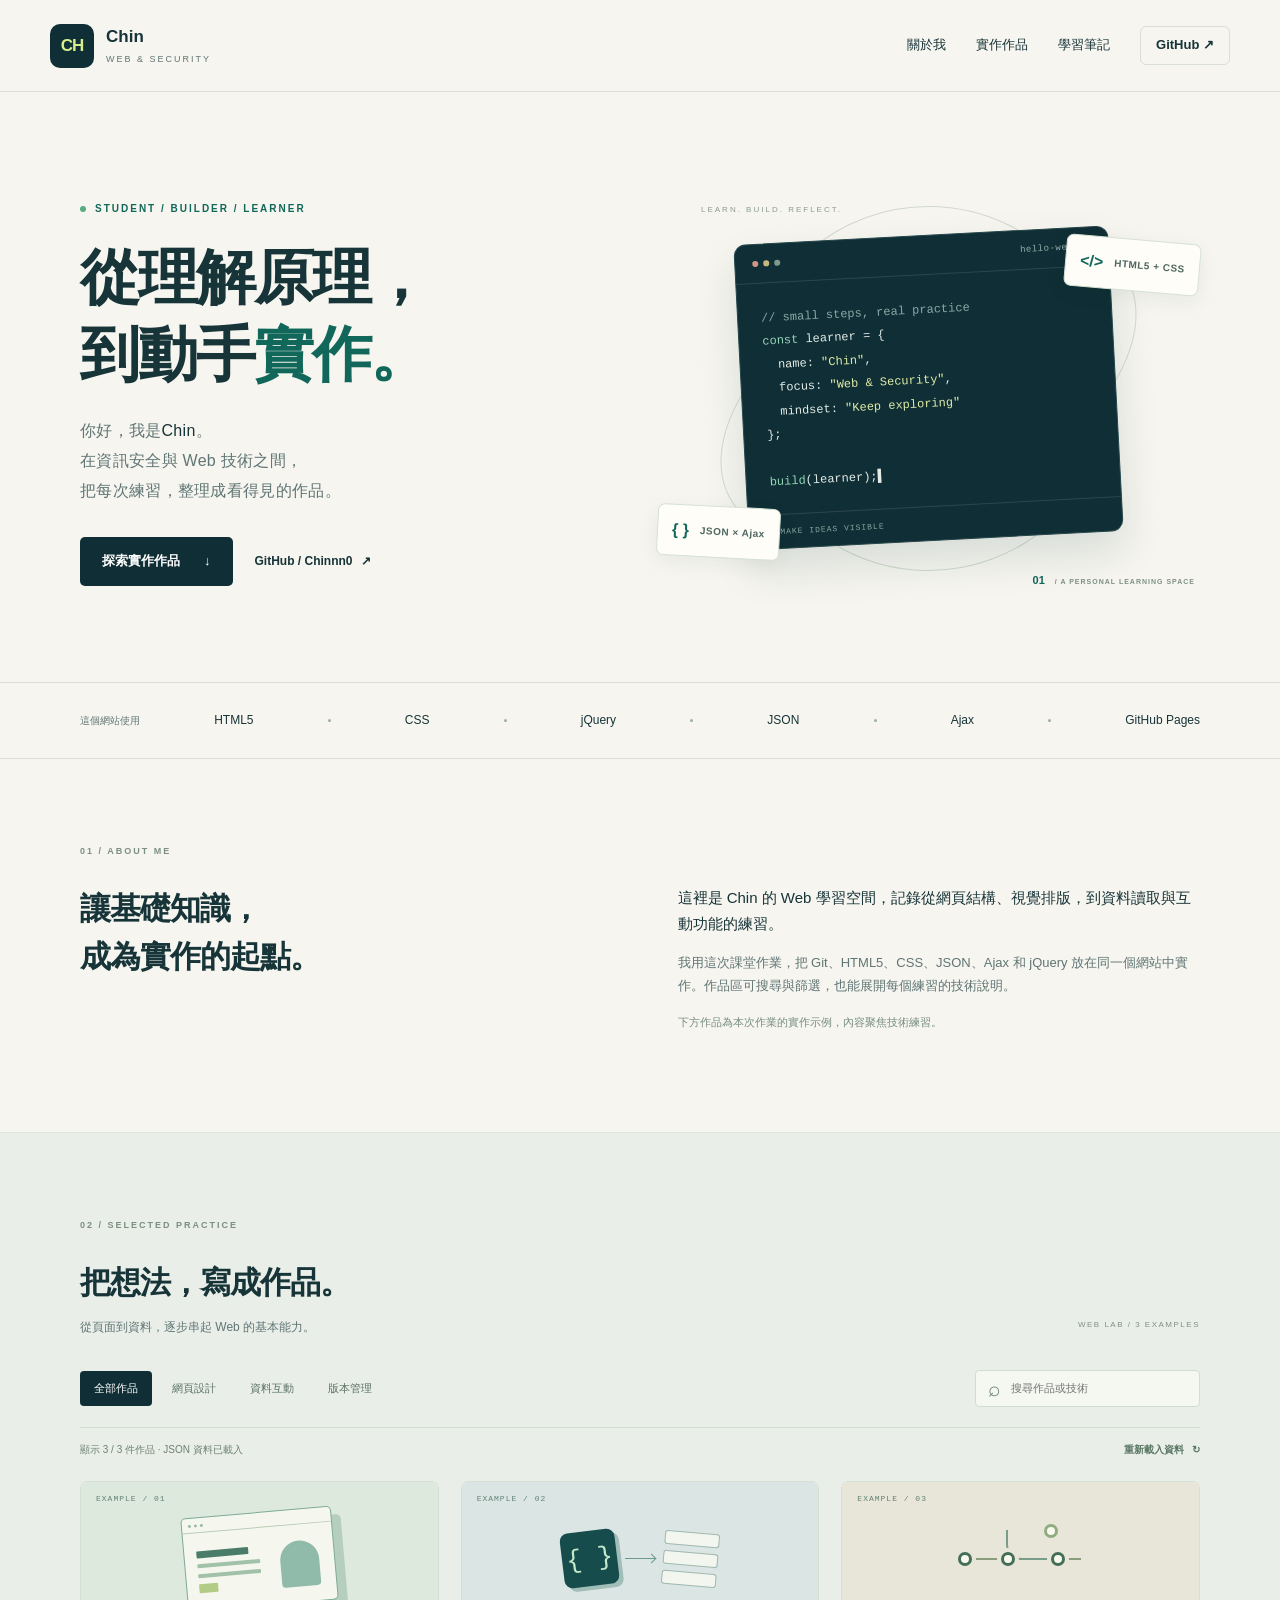
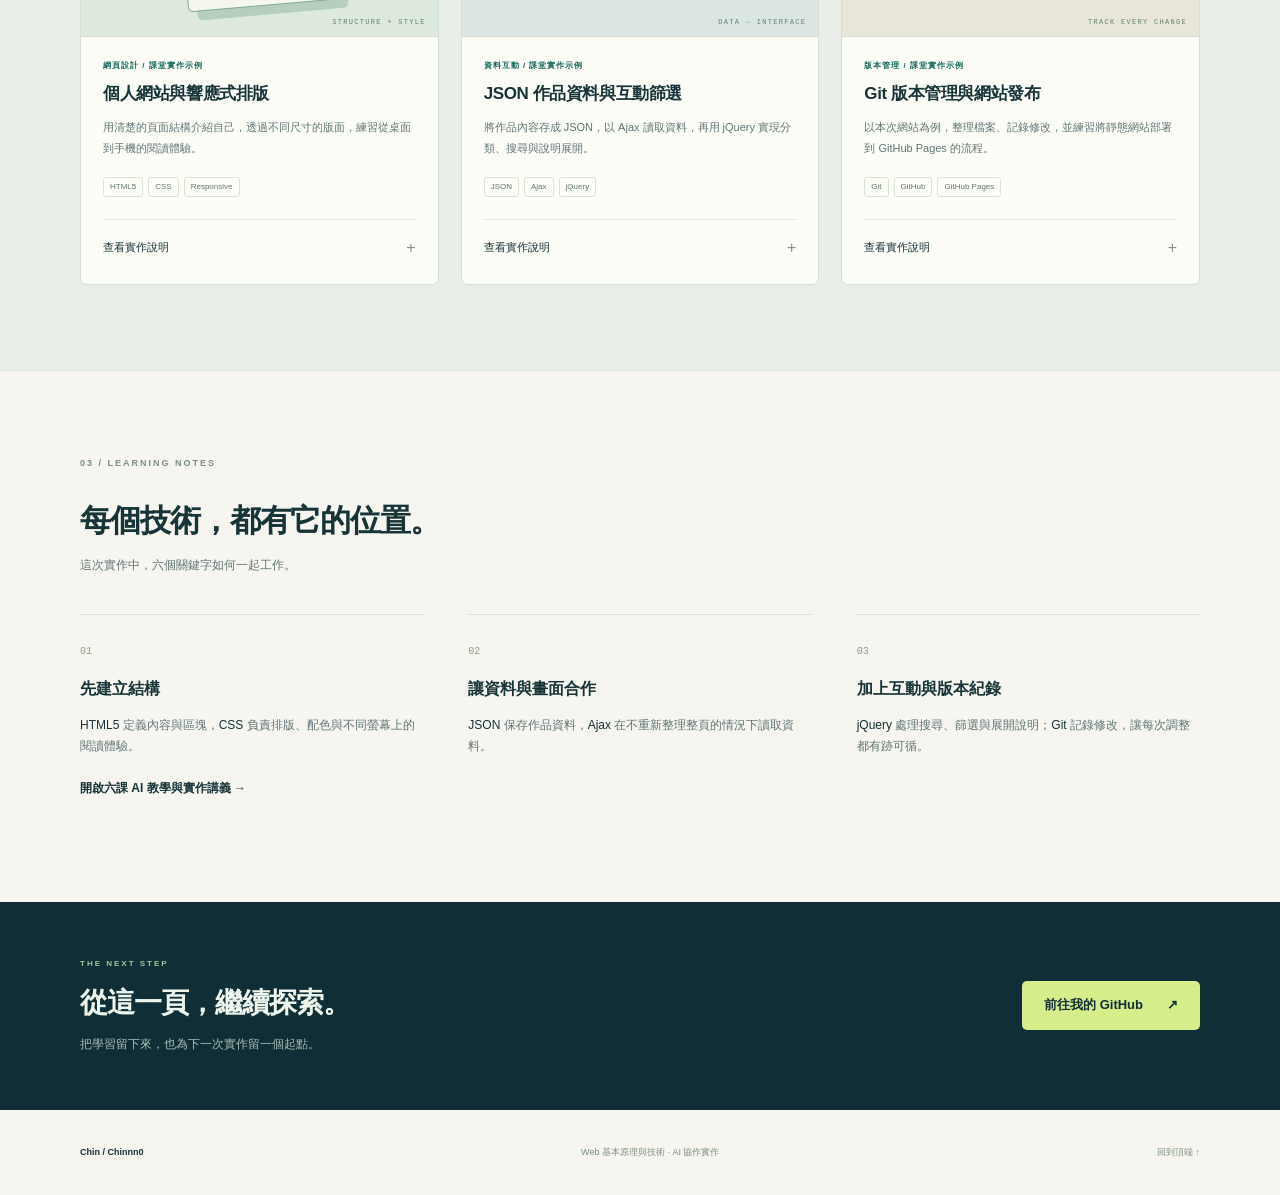
<file: index.html>
<!doctype html>
<html lang="zh-Hant">
<head>
  <meta charset="utf-8">
  <meta name="viewport" content="width=device-width,initial-scale=1">
  <meta name="description" content="Chin的個人網站，記錄 Web 基礎技術與資訊安全的學習實作。">
  <meta name="theme-color" content="#102e35">
  <title>Chin | Web & Security</title>
  <link rel="icon" href="assets/favicon.svg" type="image/svg+xml">
  <link rel="stylesheet" href="assets/style.css">
  <script src="vendor/jquery.min.js" defer></script>
  <script src="assets/app.js" defer></script>
</head>
<body>
  <a class="skip-link" href="#main">跳至主要內容</a>
  <header class="site-header">
    <a class="wordmark" href="#home" aria-label="回到首頁"><span class="brand-icon" aria-hidden="true">CH</span><span>Chin<span class="wordmark-sub">WEB & SECURITY</span></span></a>
    <nav aria-label="主要導覽"><a href="#about">關於我</a><a href="#projects">實作作品</a><a href="#notes">學習筆記</a><a class="nav-github" href="https://github.com/Chinnn0" target="_blank" rel="noopener noreferrer">GitHub <span aria-hidden="true">↗</span></a></nav>
  </header>
  <main id="main">
    <section class="hero page-width" id="home" aria-labelledby="hero-title">
      <div class="hero-copy">
        <p class="eyebrow"><span class="status-dot" aria-hidden="true"></span> STUDENT / BUILDER / LEARNER</p>
        <h1 id="hero-title">從理解原理，<br>到動手<span class="accent">實作。</span></h1>
        <p class="hero-intro">你好，我是<strong>Chin</strong>。<br>在資訊安全與 Web 技術之間，<br>把每次練習，整理成看得見的作品。</p>
        <div class="hero-actions"><a class="button button-dark" href="#projects">探索實作作品 <span aria-hidden="true">↓</span></a><a class="text-link" href="https://github.com/Chinnn0" target="_blank" rel="noopener noreferrer">GitHub / Chinnn0 <span aria-hidden="true">↗</span></a></div>
      </div>
      <div class="hero-art" aria-label="HTML、CSS、JSON、Ajax 與 jQuery 組成此網站的技術示意">
        <div class="orbit orbit-one"></div><div class="orbit orbit-two"></div><span class="orbit-dot dot-one"></span><span class="orbit-dot dot-two"></span>
        <div class="art-label label-top">LEARN. BUILD. REFLECT.</div>
        <div class="code-card"><div class="code-top"><span></span><span></span><span></span><b>hello-web.js</b></div><pre><span class="code-muted">// small steps, real practice</span>
<span class="code-green">const</span> learner = {
  name: <span class="code-lime">"Chin"</span>,
  focus: <span class="code-lime">"Web & Security"</span>,
  mindset: <span class="code-lime">"Keep exploring"</span>
};

<span class="code-green">build</span>(learner);<span class="cursor">▍</span></pre><div class="code-bottom"><span class="status-dot"></span> MAKE IDEAS VISIBLE</div></div>
        <div class="floating-tag tag-html">&lt;/&gt; <span>HTML5 + CSS</span></div><div class="floating-tag tag-json">{ } <span>JSON × Ajax</span></div><div class="art-index">01 <span>/ A PERSONAL LEARNING SPACE</span></div>
      </div>
    </section>
    <div class="tech-strip"><div class="page-width"><span>這個網站使用</span><strong>HTML5</strong><i></i><strong>CSS</strong><i></i><strong>jQuery</strong><i></i><strong>JSON</strong><i></i><strong>Ajax</strong><i></i><strong>GitHub Pages</strong></div></div>
    <section class="about-section page-width section-space" id="about" aria-labelledby="about-title">
      <div class="section-label">01 / ABOUT ME</div><div class="about-grid"><h2 id="about-title">讓基礎知識，<br>成為實作的起點。</h2><div><p class="about-lead">這裡是 Chin 的 Web 學習空間，記錄從網頁結構、視覺排版，到資料讀取與互動功能的練習。</p><p>我用這次課堂作業，把 Git、HTML5、CSS、JSON、Ajax 和 jQuery 放在同一個網站中實作。作品區可搜尋與篩選，也能展開每個練習的技術說明。</p><p class="small-note">下方作品為本次作業的實作示例，內容聚焦技術練習。</p></div></div>
    </section>
    <section class="projects-section section-space" id="projects" aria-labelledby="projects-title">
      <div class="page-width"><div class="section-label">02 / SELECTED PRACTICE</div><div class="section-heading"><div><h2 id="projects-title">把想法，寫成作品。</h2><p>從頁面到資料，逐步串起 Web 的基本能力。</p></div><span class="section-count">WEB LAB / 3 EXAMPLES</span></div>
        <div class="project-toolbar"><div class="filter-group" role="group" aria-label="依作品類別篩選"><button class="filter-button is-active" type="button" data-filter="all" aria-pressed="true">全部作品</button><button class="filter-button" type="button" data-filter="web" aria-pressed="false">網頁設計</button><button class="filter-button" type="button" data-filter="data" aria-pressed="false">資料互動</button><button class="filter-button" type="button" data-filter="git" aria-pressed="false">版本管理</button></div><div class="search-field"><label for="project-search" class="visually-hidden">搜尋作品</label><span aria-hidden="true">⌕</span><input id="project-search" type="search" placeholder="搜尋作品或技術" autocomplete="off"></div></div>
        <div class="results-line"><p id="project-status" role="status" aria-live="polite">正在讀取作品資料…</p><button type="button" id="reload-projects" class="text-link">重新載入資料 <span aria-hidden="true">↻</span></button></div>
        <div id="project-grid" class="project-grid" aria-busy="true"></div>
        <div id="project-error" class="notice" hidden><h3>作品資料暫時無法載入</h3><p>請確認網路連線，並透過網站網址開啟此頁面。</p><button type="button" id="retry-projects" class="button button-dark">再試一次</button></div>
        <div id="project-empty" class="notice" hidden><h3>目前沒有符合的作品</h3><p>試試其他關鍵字，或重新顯示全部作品。</p><button type="button" id="reset-filters" class="button button-dark">清除篩選</button></div>
        <noscript><p class="notice">作品搜尋與篩選需要 JavaScript。請啟用 JavaScript 後重新載入。</p></noscript>
      </div>
    </section>
    <section class="notes-section page-width section-space" id="notes" aria-labelledby="notes-title"><div class="section-label">03 / LEARNING NOTES</div><div class="section-heading"><div><h2 id="notes-title">每個技術，都有它的位置。</h2><p>這次實作中，六個關鍵字如何一起工作。</p></div></div><div class="notes-grid"><article><span>01</span><h3>先建立結構</h3><p><strong>HTML5</strong> 定義內容與區塊，<strong>CSS</strong> 負責排版、配色與不同螢幕上的閱讀體驗。</p></article><article><span>02</span><h3>讓資料與畫面合作</h3><p><strong>JSON</strong> 保存作品資料，<strong>Ajax</strong> 在不重新整理整頁的情況下讀取資料。</p></article><article><span>03</span><h3>加上互動與版本紀錄</h3><p><strong>jQuery</strong> 處理搜尋、篩選與展開說明；<strong>Git</strong> 記錄修改，讓每次調整都有跡可循。</p></article></div><p><a class="text-link" href="learning/tutorial.html">開啟六課 AI 教學與實作講義 →</a></p></section>
    <section class="closing-section"><div class="page-width closing-inner"><div><p class="eyebrow">THE NEXT STEP</p><h2>從這一頁，繼續探索。</h2><p>把學習留下來，也為下一次實作留一個起點。</p></div><a href="https://github.com/Chinnn0" class="button button-light" target="_blank" rel="noopener noreferrer">前往我的 GitHub <span aria-hidden="true">↗</span></a></div></section>
  </main>
  <footer class="site-footer page-width"><span>Chin / Chinnn0</span><span>Web 基本原理與技術 · AI 協作實作</span><a href="#home">回到頂端 ↑</a></footer>
</body>
</html>
</file>
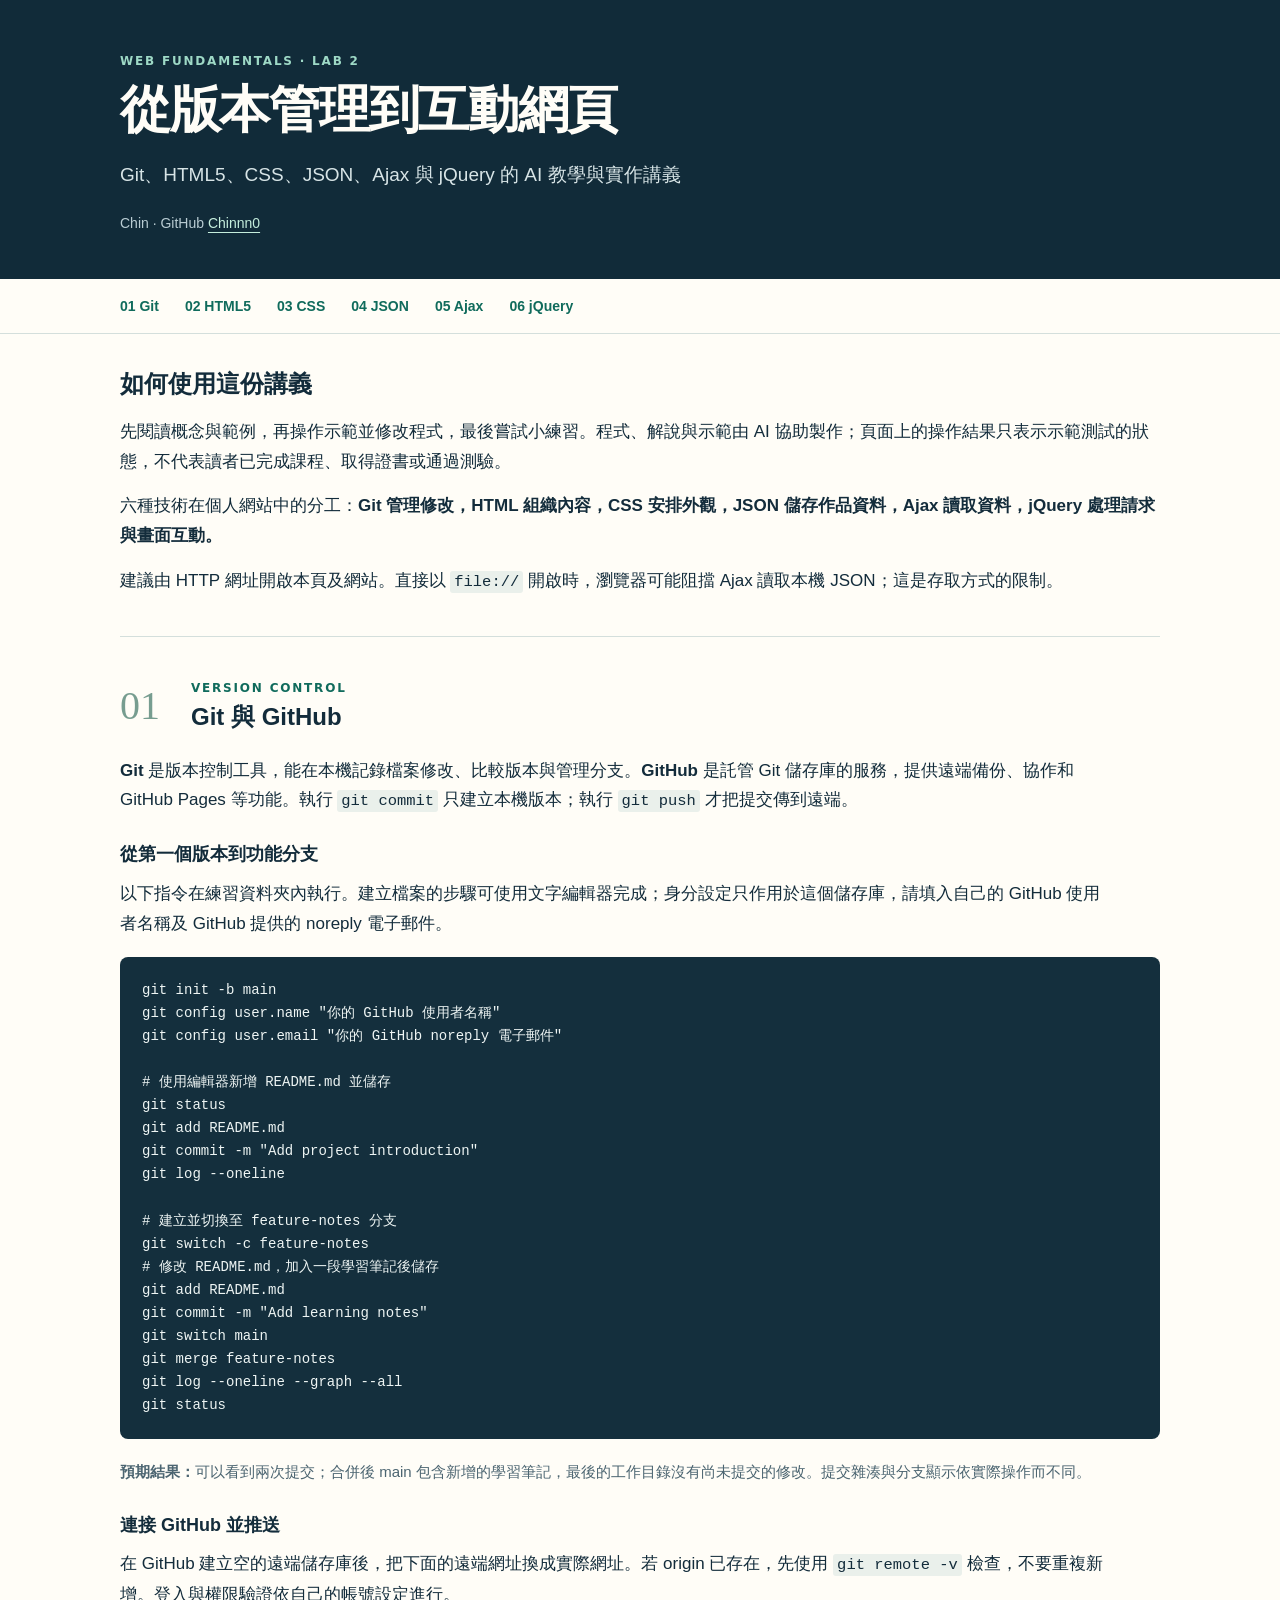
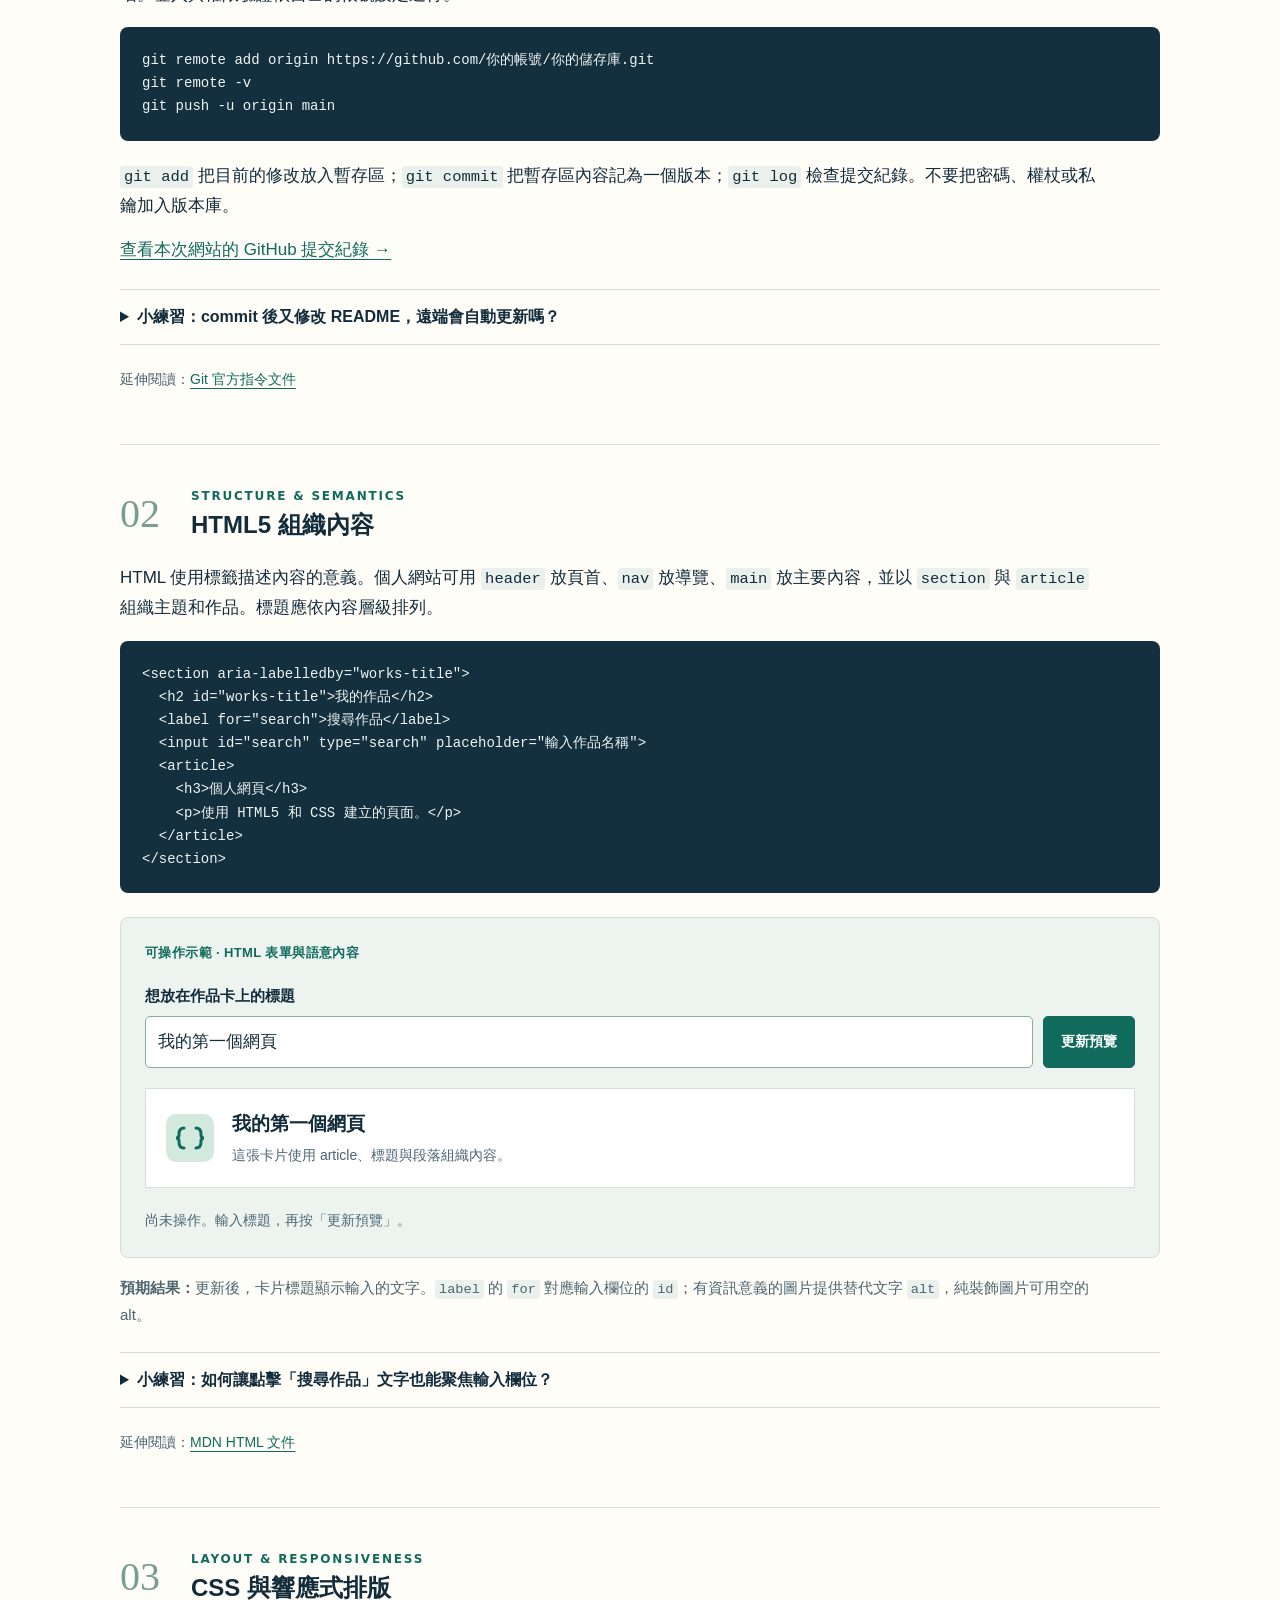
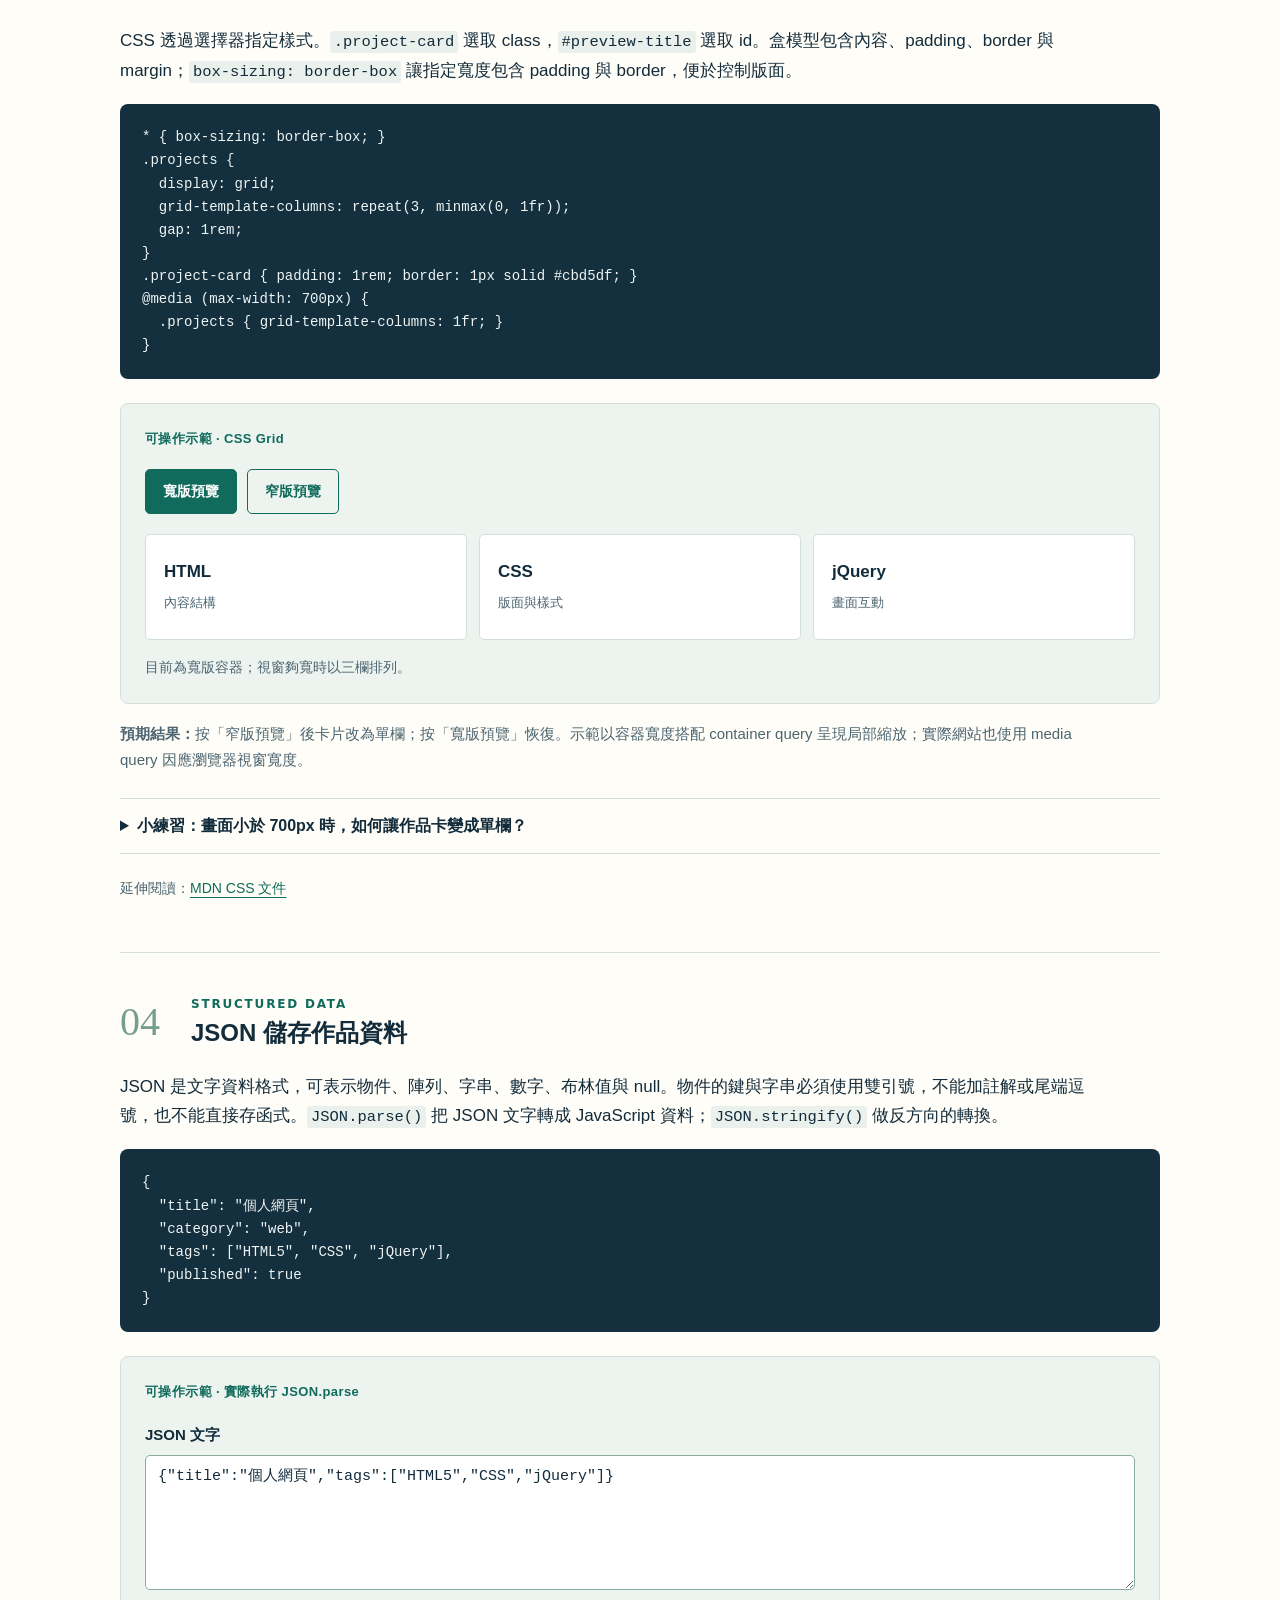
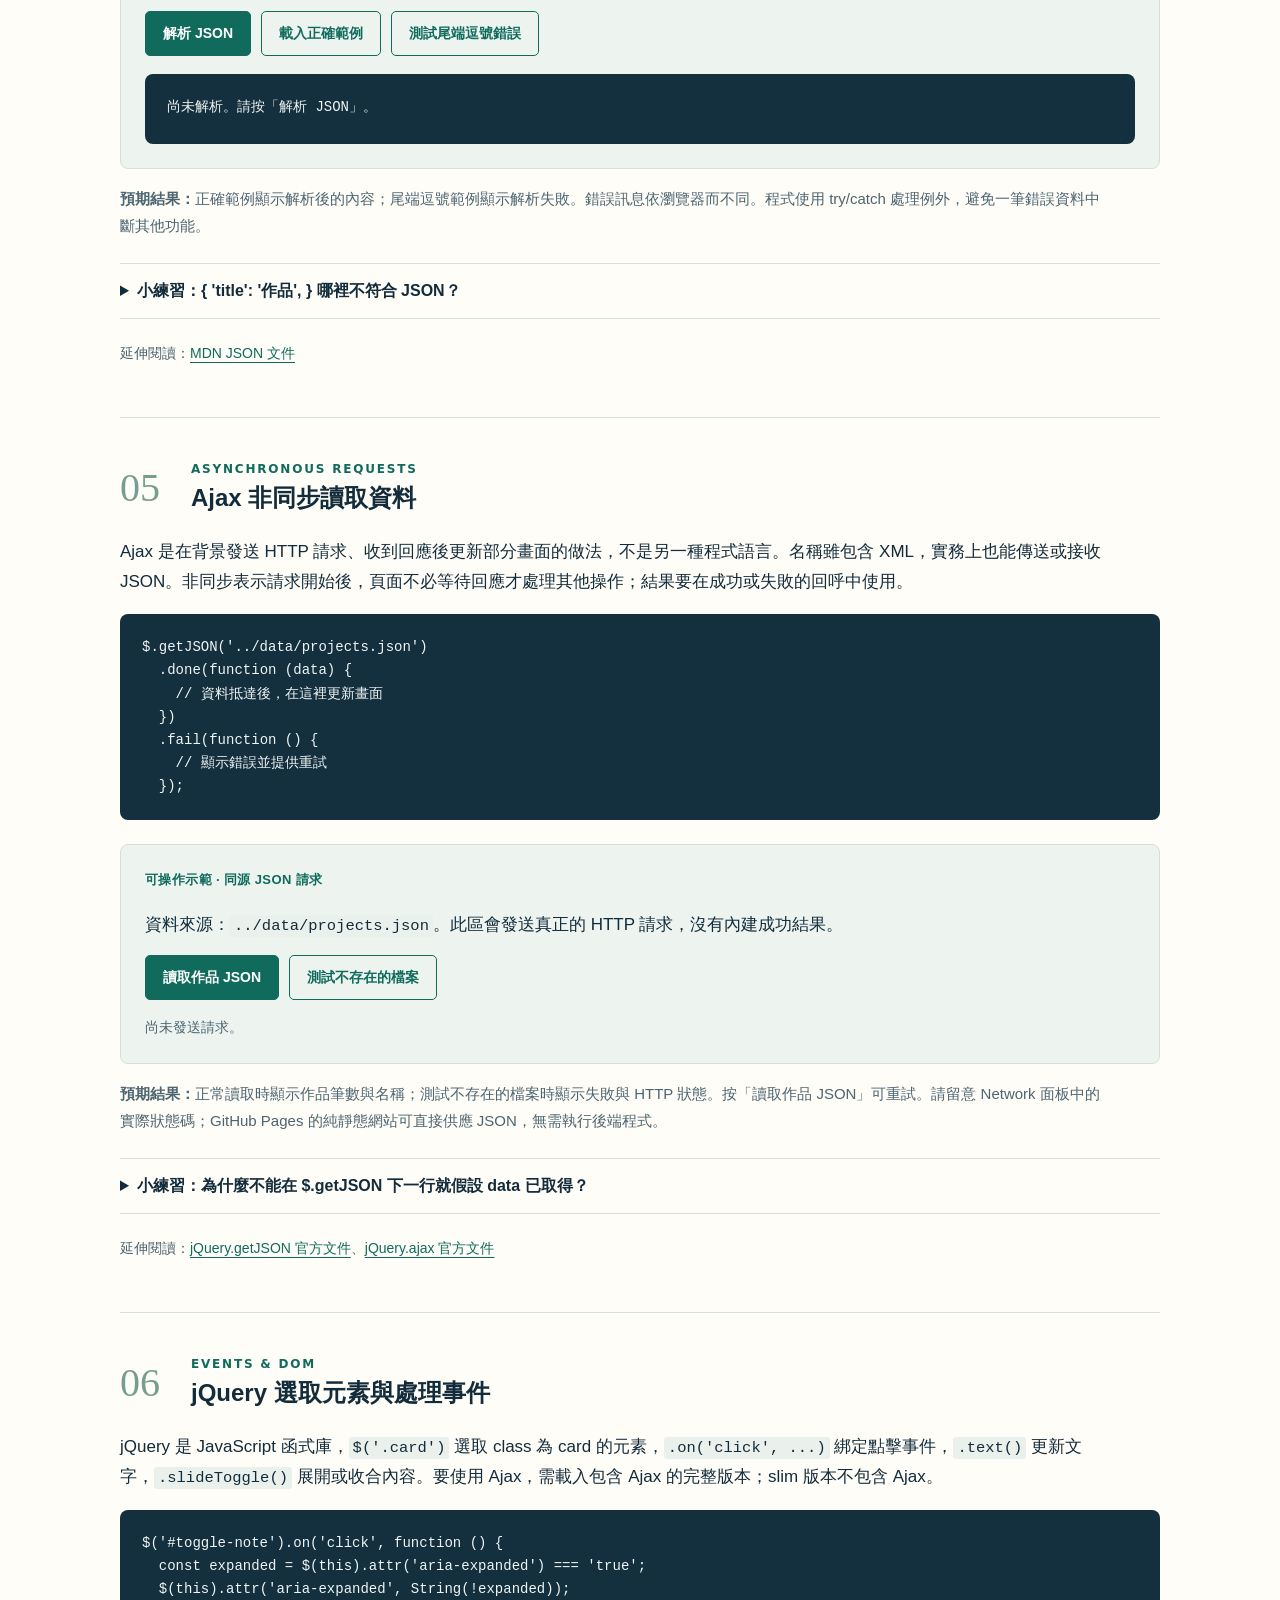
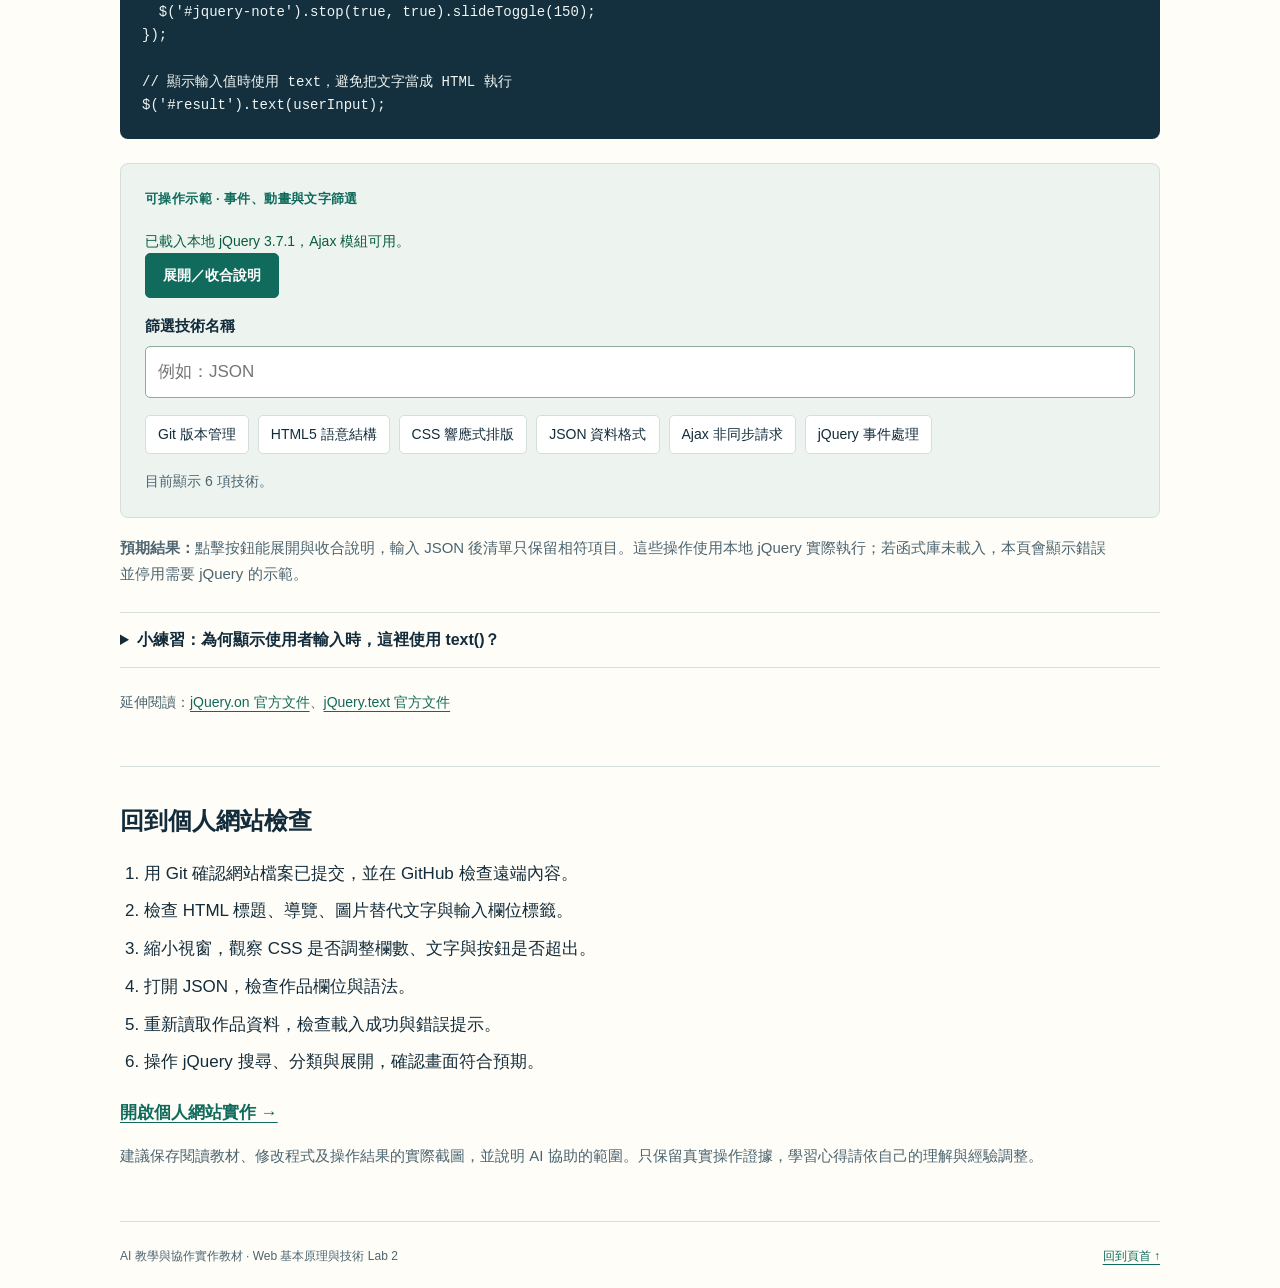
<file: learning/tutorial.html>
<!doctype html>
<html lang="zh-Hant">
<head>
  <meta charset="utf-8">
  <meta name="viewport" content="width=device-width, initial-scale=1">
  <meta name="description" content="Git、HTML5、CSS、JSON、Ajax 與 jQuery 的 AI 教學及可操作示範。">
  <title>Web Lab 2 AI 教學與實作講義</title>
  <link rel="stylesheet" href="tutorial.css">
  <script src="../vendor/jquery.min.js" defer></script>
  <script src="tutorial.js" defer></script>
</head>
<body>
  <header class="masthead">
    <div class="wrap">
      <p class="eyebrow">WEB FUNDAMENTALS · LAB 2</p>
      <h1>從版本管理到互動網頁</h1>
      <p class="intro">Git、HTML5、CSS、JSON、Ajax 與 jQuery 的 AI 教學與實作講義</p>
      <p class="byline">Chin · GitHub <a href="https://github.com/Chinnn0">Chinnn0</a></p>
    </div>
  </header>
  <nav class="chapter-nav" aria-label="課程章節">
    <div class="wrap nav-items">
      <a href="#git">01 Git</a><a href="#html">02 HTML5</a><a href="#css">03 CSS</a>
      <a href="#json">04 JSON</a><a href="#ajax">05 Ajax</a><a href="#jquery">06 jQuery</a>
    </div>
  </nav>
  <main class="wrap">
    <section class="orientation" aria-labelledby="how-to-title">
      <h2 id="how-to-title">如何使用這份講義</h2>
      <p>先閱讀概念與範例，再操作示範並修改程式，最後嘗試小練習。程式、解說與示範由 AI 協助製作；頁面上的操作結果只表示示範測試的狀態，不代表讀者已完成課程、取得證書或通過測驗。</p>
      <p>六種技術在個人網站中的分工：<strong>Git 管理修改，HTML 組織內容，CSS 安排外觀，JSON 儲存作品資料，Ajax 讀取資料，jQuery 處理請求與畫面互動。</strong></p>
      <p>建議由 HTTP 網址開啟本頁及網站。直接以 <code>file://</code> 開啟時，瀏覽器可能阻擋 Ajax 讀取本機 JSON；這是存取方式的限制。</p>
    </section>

    <section id="git" class="lesson" aria-labelledby="git-title">
      <div class="lesson-heading"><span class="number">01</span><div><p class="eyebrow">VERSION CONTROL</p><h2 id="git-title">Git 與 GitHub</h2></div></div>
      <p><strong>Git</strong> 是版本控制工具，能在本機記錄檔案修改、比較版本與管理分支。<strong>GitHub</strong> 是託管 Git 儲存庫的服務，提供遠端備份、協作和 GitHub Pages 等功能。執行 <code>git commit</code> 只建立本機版本；執行 <code>git push</code> 才把提交傳到遠端。</p>
      <h3>從第一個版本到功能分支</h3>
      <p>以下指令在練習資料夾內執行。建立檔案的步驟可使用文字編輯器完成；身分設定只作用於這個儲存庫，請填入自己的 GitHub 使用者名稱及 GitHub 提供的 noreply 電子郵件。</p>
      <pre><code>git init -b main
git config user.name "你的 GitHub 使用者名稱"
git config user.email "你的 GitHub noreply 電子郵件"

# 使用編輯器新增 README.md 並儲存
git status
git add README.md
git commit -m "Add project introduction"
git log --oneline

# 建立並切換至 feature-notes 分支
git switch -c feature-notes
# 修改 README.md，加入一段學習筆記後儲存
git add README.md
git commit -m "Add learning notes"
git switch main
git merge feature-notes
git log --oneline --graph --all
git status</code></pre>
      <p class="expected"><strong>預期結果：</strong>可以看到兩次提交；合併後 main 包含新增的學習筆記，最後的工作目錄沒有尚未提交的修改。提交雜湊與分支顯示依實際操作而不同。</p>
      <h3>連接 GitHub 並推送</h3>
      <p>在 GitHub 建立空的遠端儲存庫後，把下面的遠端網址換成實際網址。若 origin 已存在，先使用 <code>git remote -v</code> 檢查，不要重複新增。登入與權限驗證依自己的帳號設定進行。</p>
      <pre><code>git remote add origin https://github.com/你的帳號/你的儲存庫.git
git remote -v
git push -u origin main</code></pre>
      <p><code>git add</code> 把目前的修改放入暫存區；<code>git commit</code> 把暫存區內容記為一個版本；<code>git log</code> 檢查提交紀錄。不要把密碼、權杖或私鑰加入版本庫。</p>
      <p><a href="https://github.com/Chinnn0/Chinnn0.github.io/commits/main/">查看本次網站的 GitHub 提交紀錄 →</a></p>
      <details id="git-exercise"><summary>小練習：commit 後又修改 README，遠端會自動更新嗎？</summary><p>不會。新的檔案修改尚未進入上一筆提交。需要再執行 <code>git add README.md</code>、<code>git commit -m "Update README"</code>，最後 <code>git push</code>。可用 <code>git status</code> 與 <code>git log --oneline</code> 檢查。</p></details>
      <p class="source">延伸閱讀：<a href="https://git-scm.com/docs">Git 官方指令文件</a></p>
    </section>

    <section id="html" class="lesson" aria-labelledby="html-title">
      <div class="lesson-heading"><span class="number">02</span><div><p class="eyebrow">STRUCTURE & SEMANTICS</p><h2 id="html-title">HTML5 組織內容</h2></div></div>
      <p>HTML 使用標籤描述內容的意義。個人網站可用 <code>header</code> 放頁首、<code>nav</code> 放導覽、<code>main</code> 放主要內容，並以 <code>section</code> 與 <code>article</code> 組織主題和作品。標題應依內容層級排列。</p>
      <pre><code>&lt;section aria-labelledby="works-title"&gt;
  &lt;h2 id="works-title"&gt;我的作品&lt;/h2&gt;
  &lt;label for="search"&gt;搜尋作品&lt;/label&gt;
  &lt;input id="search" type="search" placeholder="輸入作品名稱"&gt;
  &lt;article&gt;
    &lt;h3&gt;個人網頁&lt;/h3&gt;
    &lt;p&gt;使用 HTML5 和 CSS 建立的頁面。&lt;/p&gt;
  &lt;/article&gt;
&lt;/section&gt;</code></pre>
      <div class="demo" id="html-demo">
        <p class="demo-label">可操作示範 · HTML 表單與語意內容</p>
        <label for="demo-name">想放在作品卡上的標題</label>
        <div class="form-row"><input id="demo-name" value="我的第一個網頁" maxlength="30"><button id="update-title" type="button">更新預覽</button></div>
        <article class="preview-card"><img src="demo-icon.svg" alt="以大括號表示的網頁程式圖示" width="48" height="48"><div><h3 id="preview-title">我的第一個網頁</h3><p>這張卡片使用 article、標題與段落組織內容。</p></div></article>
        <p id="html-status" class="status" role="status">尚未操作。輸入標題，再按「更新預覽」。</p>
      </div>
      <p class="expected"><strong>預期結果：</strong>更新後，卡片標題顯示輸入的文字。<code>label</code> 的 <code>for</code> 對應輸入欄位的 <code>id</code>；有資訊意義的圖片提供替代文字 <code>alt</code>，純裝飾圖片可用空的 alt。</p>
      <details id="html-exercise"><summary>小練習：如何讓點擊「搜尋作品」文字也能聚焦輸入欄位？</summary><p>讓 <code>&lt;label for="search"&gt;</code> 的 for 值與 <code>&lt;input id="search"&gt;</code> 的 id 相同。表單控制項仍應有清楚的可見標籤，不能只依賴 placeholder。</p></details>
      <p class="source">延伸閱讀：<a href="https://developer.mozilla.org/zh-TW/docs/Web/HTML">MDN HTML 文件</a></p>
    </section>

    <section id="css" class="lesson" aria-labelledby="css-title">
      <div class="lesson-heading"><span class="number">03</span><div><p class="eyebrow">LAYOUT & RESPONSIVENESS</p><h2 id="css-title">CSS 與響應式排版</h2></div></div>
      <p>CSS 透過選擇器指定樣式。<code>.project-card</code> 選取 class，<code>#preview-title</code> 選取 id。盒模型包含內容、padding、border 與 margin；<code>box-sizing: border-box</code> 讓指定寬度包含 padding 與 border，便於控制版面。</p>
      <pre><code>* { box-sizing: border-box; }
.projects {
  display: grid;
  grid-template-columns: repeat(3, minmax(0, 1fr));
  gap: 1rem;
}
.project-card { padding: 1rem; border: 1px solid #cbd5df; }
@media (max-width: 700px) {
  .projects { grid-template-columns: 1fr; }
}</code></pre>
      <div class="demo" id="css-demo">
        <p class="demo-label">可操作示範 · CSS Grid</p>
        <div class="button-row"><button id="layout-wide" type="button" aria-pressed="true">寬版預覽</button><button id="layout-narrow" type="button" class="secondary" aria-pressed="false">窄版預覽</button></div>
        <div id="layout-frame" class="layout-frame"><div class="demo-projects"><article>HTML<br><span>內容結構</span></article><article>CSS<br><span>版面與樣式</span></article><article>jQuery<br><span>畫面互動</span></article></div></div>
        <p id="css-status" class="status" role="status">目前為寬版容器；視窗夠寬時以三欄排列。</p>
      </div>
      <p class="expected"><strong>預期結果：</strong>按「窄版預覽」後卡片改為單欄；按「寬版預覽」恢復。示範以容器寬度搭配 container query 呈現局部縮放；實際網站也使用 media query 因應瀏覽器視窗寬度。</p>
      <details id="css-exercise"><summary>小練習：畫面小於 700px 時，如何讓作品卡變成單欄？</summary><p>在 <code>@media (max-width: 700px)</code> 中將 <code>.projects</code> 的 <code>grid-template-columns</code> 設為 <code>1fr</code>。請另外檢查文字、按鈕與導覽是否會超出畫面。</p></details>
      <p class="source">延伸閱讀：<a href="https://developer.mozilla.org/zh-TW/docs/Web/CSS">MDN CSS 文件</a></p>
    </section>

    <section id="json" class="lesson" aria-labelledby="json-title">
      <div class="lesson-heading"><span class="number">04</span><div><p class="eyebrow">STRUCTURED DATA</p><h2 id="json-title">JSON 儲存作品資料</h2></div></div>
      <p>JSON 是文字資料格式，可表示物件、陣列、字串、數字、布林值與 null。物件的鍵與字串必須使用雙引號，不能加註解或尾端逗號，也不能直接存函式。<code>JSON.parse()</code> 把 JSON 文字轉成 JavaScript 資料；<code>JSON.stringify()</code> 做反方向的轉換。</p>
      <pre><code>{
  "title": "個人網頁",
  "category": "web",
  "tags": ["HTML5", "CSS", "jQuery"],
  "published": true
}</code></pre>
      <div class="demo" id="json-demo">
        <p class="demo-label">可操作示範 · 實際執行 JSON.parse</p>
        <label for="json-input">JSON 文字</label>
        <textarea id="json-input" rows="5" spellcheck="false">{"title":"個人網頁","tags":["HTML5","CSS","jQuery"]}</textarea>
        <div class="button-row"><button id="parse-json" type="button">解析 JSON</button><button id="valid-json" type="button" class="secondary">載入正確範例</button><button id="invalid-json" type="button" class="secondary">測試尾端逗號錯誤</button></div>
        <pre id="json-output" class="result" aria-live="polite">尚未解析。請按「解析 JSON」。</pre>
      </div>
      <p class="expected"><strong>預期結果：</strong>正確範例顯示解析後的內容；尾端逗號範例顯示解析失敗。錯誤訊息依瀏覽器而不同。程式使用 try/catch 處理例外，避免一筆錯誤資料中斷其他功能。</p>
      <details id="json-exercise"><summary>小練習：{ 'title': '作品', } 哪裡不符合 JSON？</summary><p>鍵與字串使用了單引號，且最後一個欄位後多了逗號。正確寫法是 <code>{"title":"作品"}</code>。</p></details>
      <p class="source">延伸閱讀：<a href="https://developer.mozilla.org/zh-TW/docs/Web/JavaScript/Reference/Global_Objects/JSON">MDN JSON 文件</a></p>
    </section>

    <section id="ajax" class="lesson" aria-labelledby="ajax-title">
      <div class="lesson-heading"><span class="number">05</span><div><p class="eyebrow">ASYNCHRONOUS REQUESTS</p><h2 id="ajax-title">Ajax 非同步讀取資料</h2></div></div>
      <p>Ajax 是在背景發送 HTTP 請求、收到回應後更新部分畫面的做法，不是另一種程式語言。名稱雖包含 XML，實務上也能傳送或接收 JSON。非同步表示請求開始後，頁面不必等待回應才處理其他操作；結果要在成功或失敗的回呼中使用。</p>
      <pre><code>$.getJSON('../data/projects.json')
  .done(function (data) {
    // 資料抵達後，在這裡更新畫面
  })
  .fail(function () {
    // 顯示錯誤並提供重試
  });</code></pre>
      <div class="demo" id="ajax-demo">
        <p class="demo-label">可操作示範 · 同源 JSON 請求</p>
        <p>資料來源：<code>../data/projects.json</code>。此區會發送真正的 HTTP 請求，沒有內建成功結果。</p>
        <div class="button-row"><button id="load-projects" type="button">讀取作品 JSON</button><button id="test-missing" type="button" class="secondary">測試不存在的檔案</button></div>
        <p id="ajax-status" class="status" role="status">尚未發送請求。</p>
        <ul id="ajax-projects" class="loaded-projects"></ul>
      </div>
      <p class="expected"><strong>預期結果：</strong>正常讀取時顯示作品筆數與名稱；測試不存在的檔案時顯示失敗與 HTTP 狀態。按「讀取作品 JSON」可重試。請留意 Network 面板中的實際狀態碼；GitHub Pages 的純靜態網站可直接供應 JSON，無需執行後端程式。</p>
      <details id="ajax-exercise"><summary>小練習：為什麼不能在 $.getJSON 下一行就假設 data 已取得？</summary><p>請求完成的時間不固定，下一行通常會先執行。應在 <code>.done(function(data) {...})</code> 內處理資料，並在 <code>.fail()</code> 處理找不到檔案、網路或解析錯誤。</p></details>
      <p class="source">延伸閱讀：<a href="https://api.jquery.com/jQuery.getJSON/">jQuery.getJSON 官方文件</a>、<a href="https://api.jquery.com/jQuery.ajax/">jQuery.ajax 官方文件</a></p>
    </section>

    <section id="jquery" class="lesson" aria-labelledby="jquery-title">
      <div class="lesson-heading"><span class="number">06</span><div><p class="eyebrow">EVENTS & DOM</p><h2 id="jquery-title">jQuery 選取元素與處理事件</h2></div></div>
      <p>jQuery 是 JavaScript 函式庫，<code>$('.card')</code> 選取 class 為 card 的元素，<code>.on('click', ...)</code> 綁定點擊事件，<code>.text()</code> 更新文字，<code>.slideToggle()</code> 展開或收合內容。要使用 Ajax，需載入包含 Ajax 的完整版本；slim 版本不包含 Ajax。</p>
      <pre><code>$('#toggle-note').on('click', function () {
  const expanded = $(this).attr('aria-expanded') === 'true';
  $(this).attr('aria-expanded', String(!expanded));
  $('#jquery-note').stop(true, true).slideToggle(150);
});

// 顯示輸入值時使用 text，避免把文字當成 HTML 執行
$('#result').text(userInput);</code></pre>
      <div class="demo" id="jquery-demo">
        <p class="demo-label">可操作示範 · 事件、動畫與文字篩選</p>
        <p id="jquery-version" class="status">正在檢查本地 jQuery。</p>
        <button id="toggle-note" type="button" aria-expanded="false" aria-controls="jquery-note">展開／收合說明</button>
        <div id="jquery-note" class="jquery-note" style="display:none"><p>這段內容由 jQuery 的 click 事件觸發 slideToggle。aria-expanded 同步反映開合狀態。可以用鍵盤 Tab 移到按鈕，再按 Enter 操作。</p></div>
        <label for="filter-demo">篩選技術名稱</label>
        <input id="filter-demo" type="search" placeholder="例如：JSON" autocomplete="off">
        <ul id="technology-list" class="technology-list"><li>Git 版本管理</li><li>HTML5 語意結構</li><li>CSS 響應式排版</li><li>JSON 資料格式</li><li>Ajax 非同步請求</li><li>jQuery 事件處理</li></ul>
        <p id="filter-status" class="status" role="status">目前顯示 6 項技術。</p>
      </div>
      <p class="expected"><strong>預期結果：</strong>點擊按鈕能展開與收合說明，輸入 JSON 後清單只保留相符項目。這些操作使用本地 jQuery 實際執行；若函式庫未載入，本頁會顯示錯誤並停用需要 jQuery 的示範。</p>
      <details id="jquery-exercise"><summary>小練習：為何顯示使用者輸入時，這裡使用 text()？</summary><p><code>.text()</code> 把輸入當成普通文字。若直接用 <code>.html()</code> 拼接不可信的輸入，瀏覽器可能把它當成標籤或可執行內容。作品資料也應使用文字節點建立 DOM。</p></details>
      <p class="source">延伸閱讀：<a href="https://api.jquery.com/on/">jQuery.on 官方文件</a>、<a href="https://api.jquery.com/text/">jQuery.text 官方文件</a></p>
    </section>

    <section class="review" aria-labelledby="review-title">
      <h2 id="review-title">回到個人網站檢查</h2>
      <ol><li>用 Git 確認網站檔案已提交，並在 GitHub 檢查遠端內容。</li><li>檢查 HTML 標題、導覽、圖片替代文字與輸入欄位標籤。</li><li>縮小視窗，觀察 CSS 是否調整欄數、文字與按鈕是否超出。</li><li>打開 JSON，檢查作品欄位與語法。</li><li>重新讀取作品資料，檢查載入成功與錯誤提示。</li><li>操作 jQuery 搜尋、分類與展開，確認畫面符合預期。</li></ol>
      <p><a class="site-link" href="../index.html">開啟個人網站實作 →</a></p>
      <p>建議保存閱讀教材、修改程式及操作結果的實際截圖，並說明 AI 協助的範圍。只保留真實操作證據，學習心得請依自己的理解與經驗調整。</p>
    </section>
  </main>
  <footer class="wrap"><p>AI 教學與協作實作教材 · Web 基本原理與技術 Lab 2</p><a href="#">回到頁首 ↑</a></footer>
</body>
</html>
</file>
<file: assets/style.css>
:root{--paper:#f6f5ef;--ink:#173438;--muted:#607575;--mint:#d9efdf;--teal:#116759;--line:#d9dfd8;--white:#fff;--dark:#102e35;--lime:#d6ed8c}*{box-sizing:border-box}html{scroll-behavior:smooth;scroll-padding-top:95px}body{margin:0;color:var(--ink);background:var(--paper);font-family:Arial,"Noto Sans TC","Microsoft JhengHei",sans-serif;line-height:1.75}a{color:inherit;text-decoration:none}button,input{font:inherit}button,a,input{ -webkit-tap-highlight-color:transparent}button{cursor:pointer}button:disabled{cursor:wait}button:focus-visible,a:focus-visible,input:focus-visible{outline:3px solid #379f8a;outline-offset:4px}button[hidden],[hidden]{display:none!important}.page-width{max-width:1220px;margin-inline:auto;padding-inline:50px}.site-header{height:92px;padding:0 50px;max-width:1320px;margin:auto;display:flex;align-items:center;justify-content:space-between;border-bottom:1px solid var(--line);gap:24px}.wordmark{display:flex;gap:12px;align-items:center;font-weight:700;font-size:17px;line-height:1.4}.brand-icon{background:var(--dark);color:var(--lime);border-radius:10px;display:grid;place-items:center;width:44px;height:44px;font-size:17px;font-weight:700;letter-spacing:-1px}.wordmark-sub{display:block;font-size:9px;letter-spacing:2px;margin-top:4px;font-weight:400;color:var(--muted)}nav{display:flex;align-items:center;gap:30px;font-size:13px}nav a:hover,.text-link:hover{color:var(--teal)}.nav-github{border:1px solid var(--line);padding:7px 15px;border-radius:6px;font-weight:600}nav a:hover{border-color:var(--teal)}.hero{min-height:590px;display:grid;grid-template-columns:1fr 1fr;gap:32px;align-items:center;padding-top:70px;padding-bottom:68px}.eyebrow,.section-label{font-size:10px;font-weight:700;letter-spacing:2px;display:flex;align-items:center;gap:9px;color:var(--teal)}.status-dot{width:6px;height:6px;display:inline-block;border-radius:50%;background:#56ad81;flex:none}.hero h1{font-size:clamp(40px,4.8vw,60px);font-weight:750;line-height:1.28;letter-spacing:-2px;margin:22px 0}.accent{color:var(--teal)}.hero-intro{font-size:16px;color:var(--muted);line-height:1.9;letter-spacing:.3px}.hero-intro strong{color:var(--ink);font-weight:500}.hero-actions{display:flex;align-items:center;gap:22px;margin-top:30px;flex-wrap:wrap}.button{display:inline-flex;align-items:center;justify-content:space-between;gap:24px;padding:12px 21px;border-radius:5px;border:1px solid transparent;font-size:13px;font-weight:600;transition:background .2s,transform .2s}.button:hover{transform:translateY(-2px)}.button-dark{background:var(--dark);color:#fff}.button-dark:hover{background:var(--teal)}.button-light{background:var(--lime);color:var(--dark)}.text-link{display:inline-flex;gap:8px;align-items:center;border:0;background:transparent;padding:0;font-size:12px;font-weight:600}.hero-art{height:405px;position:relative;display:flex;align-items:center;justify-content:center}.orbit{position:absolute;border:1px solid #d0d9cc;border-radius:50%;width:365px;height:365px;transform:rotate(-20deg)}.orbit-two{width:455px;height:250px;transform:rotate(-29deg)}.orbit-dot{position:absolute;z-index:1;background:#87bfa5;border:5px solid var(--paper);border-radius:50%;width:18px;height:18px}.dot-one{top:42px;right:95px}.dot-two{left:55px;bottom:36px;width:13px;height:13px;background:#becb9e;border-width:3px}.art-label{position:absolute;font-size:8px;letter-spacing:2px;color:#8a9b94;top:17px;left:45px}.code-card{position:relative;width:375px;background:var(--dark);border:1px solid #25464a;border-radius:12px;color:#e3ece7;transform:rotate(-3deg);box-shadow:0 20px 40px #123b3520;z-index:2}.code-top{height:39px;border-bottom:1px solid #2c464c;display:flex;gap:5px;align-items:center;padding-inline:17px}.code-top span{width:6px;height:6px;border-radius:50%;background:#81988c}.code-top span:first-child{background:#d29582}.code-top span:nth-child(2){background:#c7b67d}.code-top b{font:9px Consolas,monospace;letter-spacing:.5px;margin-left:auto;color:#92b0ae}.code-card pre{font:12px/1.95 Consolas,"Microsoft JhengHei",monospace;margin:24px 23px 20px;white-space:pre-wrap}.code-muted{color:#8ba8a6}.code-green{color:#94d7b8}.code-lime{color:#dfeda8}.code-bottom{display:flex;align-items:center;gap:7px;font:8px Consolas,monospace;color:#88a6a0;letter-spacing:1px;border-top:1px solid #2c464c;padding:12px 18px}.floating-tag{position:absolute;z-index:3;border:1px solid #d6e1d5;box-shadow:0 6px 20px #123b3510;background:#fffdf8;border-radius:7px;padding:11px 14px;font-size:16px;font-weight:600;color:var(--teal);display:flex;gap:11px;align-items:center;transform:rotate(5deg)}.floating-tag span{font-size:10px;color:#4e6660;letter-spacing:.5px}.tag-html{right:0;top:53px}.tag-json{left:1px;bottom:33px;transform:rotate(3deg)}.art-index{position:absolute;right:5px;bottom:0;font-size:11px;color:var(--teal);font-weight:700}.art-index span{font-size:7px;letter-spacing:1px;color:#7e9186;margin-left:7px}.tech-strip{border-top:1px solid var(--line);border-bottom:1px solid var(--line)}.tech-strip>div{display:flex;gap:27px;align-items:center;justify-content:space-between;min-height:75px;font-size:12px}.tech-strip span{font-size:10px;color:var(--muted);flex-shrink:0}.tech-strip strong{font-weight:500;white-space:nowrap}.tech-strip i{width:3px;height:3px;background:#9bb0a3;border-radius:50%;flex-shrink:0}.section-space{padding-top:85px;padding-bottom:85px}.section-label{font-size:9px;color:#7c8f82;margin-bottom:25px}.about-grid{display:grid;grid-template-columns:1fr 1fr;gap:75px}h2{font-size:31px;line-height:1.55;letter-spacing:-1px;font-weight:700;margin:0}.about-grid p{font-size:13px;color:var(--muted);margin:0 0 15px}.about-grid .about-lead{font-size:15px;color:var(--ink)}.about-grid .small-note{font-size:11px;color:#778d82}.projects-section{background:#e9eee8;border-block:1px solid #e0e6de}.section-heading{display:flex;align-items:flex-end;justify-content:space-between;gap:30px;margin-bottom:32px}.section-heading p{font-size:12px;color:var(--muted);margin:10px 0 0}.section-count{font-size:8px;letter-spacing:1.5px;color:#809085;white-space:nowrap;margin-bottom:6px}.project-toolbar{display:flex;justify-content:space-between;gap:22px;align-items:center;padding-bottom:20px;border-bottom:1px solid #d2ddd1}.filter-group{display:flex;gap:6px;flex-wrap:wrap}.filter-button{background:transparent;border:1px solid transparent;color:#5b7265;border-radius:4px;padding:7px 13px;font-size:11px}.filter-button:hover{background:#dce5da}.filter-button.is-active{background:var(--dark);color:white}.search-field{display:flex;gap:8px;align-items:center;background:#f5f7f1;border:1px solid #d2ddd1;border-radius:4px;padding:7px 12px;min-width:225px}.search-field>span{font-size:21px;line-height:1;color:#6c8374}.search-field input{min-width:0;width:100%;border:0;background:transparent;color:var(--ink);font-size:11px;outline:0}.search-field:focus-within{outline:2px solid #379f8a;outline-offset:3px}.results-line{display:flex;justify-content:space-between;gap:15px;align-items:center;margin:13px 0 22px}.results-line p{font-size:10px;color:#6c8173;margin:0}.results-line button{font-size:10px;color:#587563}.project-grid{display:grid;grid-template-columns:repeat(3,minmax(0,1fr));gap:22px}.project-card{background:#fdfdf8;border:1px solid #d6dfd3;border-radius:7px;overflow:hidden;display:flex;flex-direction:column;box-shadow:0 2px 2px #123b3503}.project-art{height:155px;position:relative;overflow:hidden;border-bottom:1px solid #d6dfd3;display:flex;align-items:center;justify-content:center;background:#dce9dc}.project-art .art-number{position:absolute;left:15px;top:12px;font:8px Consolas,monospace;color:#638273;letter-spacing:1px}.project-art .art-caption{position:absolute;bottom:10px;right:12px;font:7px Consolas,monospace;letter-spacing:1.3px;color:#638273}.art-web{background:#dce9dc}.mini-browser{width:151px;height:94px;border:1px solid #7eab95;border-radius:5px;background:#f5f7ee;transform:rotate(-5deg);box-shadow:9px 9px 0 #b6cfbd}.mini-browser-bar{height:15px;border-bottom:1px solid #bacdb8;display:flex;align-items:center;gap:3px;padding-left:6px}.mini-browser-bar i{width:3px;height:3px;background:#9cbaa6;border-radius:50%}.mini-layout{display:grid;grid-template-columns:1fr 42px;gap:9px;padding:12px}.mini-lines i{display:block;background:#a1c2a8;height:4px;border-radius:1px;width:85%;margin:6px 0}.mini-lines i:first-child{width:70%;background:#497c69;height:7px}.mini-lines i:last-child{width:25%;height:9px;background:#b2cb85}.mini-avatar{width:39px;height:46px;border-radius:20px 20px 4px 4px;background:#90bbaa;align-self:center}.art-data{background:#dbe6e4}.data-node{font:26px Consolas,monospace;background:#174c4d;color:#c4e8ca;width:55px;height:55px;display:grid;place-items:center;border-radius:8px;transform:rotate(-7deg);box-shadow:4px 4px 0 #a1bdb8}.data-arrow{width:30px;height:1px;background:#6c9a8d;margin:0 8px;position:relative}.data-arrow:after{content:"";position:absolute;right:0;top:-3px;width:6px;height:6px;border-top:1px solid #6c9a8d;border-right:1px solid #6c9a8d;transform:rotate(45deg)}.data-list{display:flex;flex-direction:column;gap:6px;transform:rotate(5deg)}.data-list i{display:block;width:55px;height:14px;background:#f2f6ee;border:1px solid #9eb9b0;border-radius:3px}.art-git{background:#e8e6d8}.git-graph{position:relative;width:150px;height:90px}.git-line{position:absolute;left:15px;top:44px;width:120px;height:2px;background:#8b9c7c}.git-branch{position:absolute;left:60px;top:16px;width:45px;height:30px;border-left:2px solid #789d8b;border-bottom:2px solid #789d8b;border-bottom-left-radius:16px}.git-point{position:absolute;top:38px;width:14px;height:14px;background:#f9faed;border:3px solid #456e58;border-radius:50%;box-shadow:0 0 0 4px #e8e6d8}.git-point:nth-child(3){left:12px}.git-point:nth-child(4){left:55px}.git-point:nth-child(5){left:105px}.git-point:nth-child(6){left:98px;top:10px;border-color:#8fac80}.project-body{padding:22px;display:flex;flex-direction:column;flex:1}.project-category{font-size:8px;letter-spacing:1px;color:var(--teal);margin:0 0 8px;font-weight:700}.project-card h3{font-size:17px;line-height:1.5;margin:0 0 11px;letter-spacing:-.4px}.project-description{font-size:11px;color:var(--muted);margin:0 0 18px;line-height:1.9}.tag-list{display:flex;flex-wrap:wrap;gap:5px;list-style:none;margin:0 0 22px;padding:0}.tag-list li{font-size:8px;border:1px solid #d9e2d5;border-radius:3px;padding:2px 6px;color:#63786a}.detail-toggle{font-size:11px;display:flex;justify-content:space-between;align-items:center;border:0;border-top:1px solid #e3e9df;color:var(--ink);background:transparent;padding:14px 0 0;width:100%;margin-top:auto;text-align:left}.detail-toggle:hover{color:var(--teal)}.detail-toggle span:last-child{font-size:16px;color:#829783}.project-details{font-size:11px;color:var(--muted);line-height:1.9;padding-top:10px}.project-details p{margin:5px 0}.project-details strong{color:var(--ink)}.notice{background:#f9faf4;border:1px dashed #b3c7b4;padding:35px;text-align:center;border-radius:7px}.notice h3{font-size:18px;margin:0 0 5px}.notice p{font-size:12px;color:var(--muted);margin:8px 0 20px}.notes-grid{display:grid;grid-template-columns:repeat(3,1fr);gap:45px;margin-top:38px}.notes-grid article{border-top:1px solid var(--line);padding-top:20px}.notes-grid article>span{font:10px Consolas,monospace;color:#8e9e8d}.notes-grid h3{font-size:16px;margin:12px 0}.notes-grid p{font-size:12px;color:var(--muted);margin:0}.notes-grid strong{font-weight:500;color:var(--ink)}.closing-section{background:var(--dark);color:#eef5ec}.closing-inner{display:flex;justify-content:space-between;align-items:center;gap:30px;padding-top:55px;padding-bottom:55px}.closing-inner .eyebrow{color:#a7c59b;font-size:8px;margin:0 0 10px}.closing-inner h2{font-size:28px}.closing-inner p:last-child{font-size:12px;color:#a6bdb6;margin:10px 0 0}.site-footer{min-height:85px;display:flex;align-items:center;justify-content:space-between;gap:20px;font-size:9px;color:#7a8e7d}.site-footer span:first-child{color:var(--ink);font-weight:600}.site-footer a:hover{color:var(--teal)}.visually-hidden{position:absolute;width:1px;height:1px;overflow:hidden;clip:rect(0,0,0,0);white-space:nowrap}.skip-link{position:absolute;top:-100px;left:15px;z-index:10;background:var(--dark);color:#fff;padding:12px}.skip-link:focus{top:12px}@media(min-width:1500px){.hero{min-height:640px}}@media(max-width:1000px){.page-width{padding-inline:30px}.site-header{padding-inline:30px}nav{gap:20px}.hero{gap:12px}.hero h1{font-size:44px}.hero-art{transform:scale(.9);transform-origin:center}.code-card{min-width:340px}.orbit-two{width:390px}.tag-html{right:-10px}.tag-json{left:-13px}.hero-actions{gap:15px}.tech-strip>div{gap:15px}.project-grid{gap:15px}.project-body{padding:17px}.about-grid{gap:40px}.notes-grid{gap:25px}}@media(max-width:760px){html{scroll-padding-top:25px}.page-width{padding-inline:22px}.site-header{height:80px;padding-inline:22px}.wordmark{font-size:15px}.brand-icon{width:38px;height:38px}nav{gap:15px;font-size:11px}nav a:nth-child(1),nav a:nth-child(3){display:none}.nav-github{padding:5px 10px}.hero{grid-template-columns:1fr;gap:20px;padding-top:45px;padding-bottom:35px}.hero h1{font-size:45px}.hero-intro{font-size:15px}.hero-art{max-width:440px;width:100%;margin:auto;transform:scale(.94);height:340px}.code-card{width:330px;min-width:0}.code-card pre{font-size:11px}.orbit-one{width:310px;height:310px}.orbit-two{width:370px;height:220px}.tag-html{right:0;top:18px}.tag-json{left:0;bottom:13px}.art-label{top:0;left:17px}.dot-one{top:10px}.art-index{bottom:-8px}.tech-strip>div{flex-wrap:wrap;justify-content:center;gap:11px 16px;padding-block:20px;font-size:10px}.tech-strip span{width:100%;text-align:center}.tech-strip i{display:none}.section-space{padding-top:55px;padding-bottom:55px}.section-label{margin-bottom:18px}.about-grid{grid-template-columns:1fr;gap:22px}h2{font-size:27px}.about-grid h2 br{display:none}.about-grid .about-lead{font-size:14px}.section-heading{align-items:flex-start;gap:10px}.section-count{display:none}.project-toolbar{flex-direction:column;align-items:stretch;gap:15px}.filter-group{gap:2px}.filter-button{padding:7px 10px}.search-field{min-width:0}.project-grid{grid-template-columns:1fr;gap:20px}.project-art{height:170px}.project-body{padding:23px}.project-card h3{font-size:19px}.project-description,.project-details{font-size:12px}.project-category{font-size:9px}.tag-list li{font-size:10px}.detail-toggle{font-size:12px}.notes-grid{grid-template-columns:1fr;gap:27px;margin-top:20px}.notes-grid article{padding-top:15px}.notes-grid h3{margin:8px 0}.closing-inner{flex-direction:column;align-items:flex-start;padding-top:40px;padding-bottom:40px}.closing-inner h2{font-size:27px}.site-footer{padding-block:23px;flex-wrap:wrap;gap:12px}.site-footer span:nth-child(2){order:3;width:100%}.notice{padding:28px 20px}}@media(prefers-reduced-motion:reduce){html{scroll-behavior:auto}*,*:before,*:after{transition:none!important}}
</file>
<file: learning/tutorial.css>
:root{--ink:#132c3b;--muted:#4c6571;--green:#106b5c;--pale:#edf4f0;--line:#d4dfdc;--paper:#fffdf7;--navy:#112b39}*{box-sizing:border-box}html{scroll-behavior:smooth;scroll-padding-top:4.7rem}body{margin:0;background:var(--paper);color:var(--ink);font-family:"Microsoft JhengHei","PingFang TC",sans-serif;font-size:17px;line-height:1.75}a{color:var(--green);text-underline-offset:4px}.wrap{width:min(1040px,calc(100% - 48px));margin:auto}.masthead{background:var(--navy);color:var(--paper);padding:52px 0 43px}.masthead h1{font-size:clamp(2rem,5vw,3.2rem);line-height:1.25;margin:.5rem 0 1rem;font-weight:700;letter-spacing:-.025em}.eyebrow{font:600 12px/1.5 system-ui,sans-serif;letter-spacing:.15em;margin:0;color:var(--green)}.masthead .eyebrow{color:#9ed9c6}.intro{font-size:19px;margin:0 0 20px;color:#d7e4e6}.byline{font-size:14px;color:#b9ccd3;margin:0}.byline a{color:#c5eedd}.chapter-nav{background:var(--paper);border-bottom:1px solid var(--line);position:sticky;top:0;z-index:5}.nav-items{display:flex;gap:26px;overflow-x:auto}.nav-items a{padding:15px 0;white-space:nowrap;text-decoration:none;font-size:14px;font-weight:700}.orientation{padding:33px 0 25px;border-bottom:1px solid var(--line)}h2{font-size:24px;line-height:1.4;margin:0 0 16px}h3{font-size:18px;line-height:1.6;margin:25px 0 10px}p{margin:0 0 15px}.lesson{padding:42px 0 37px;border-bottom:1px solid var(--line)}.lesson-heading{display:flex;align-items:center;gap:19px;margin-bottom:22px}.lesson-heading h2{margin:3px 0 0}.number{font:500 40px/1.2 Georgia,serif;color:#779d90;min-width:52px}.lesson>p{max-width:990px}code{font-family:Consolas,"Cascadia Code",monospace;font-size:.91em;background:#eaf0eb;padding:2px 4px;border-radius:3px;overflow-wrap:anywhere}pre{background:#142f3d;color:#eef5f4;border-radius:8px;padding:22px;line-height:1.65;font-size:14px;overflow-x:auto;margin:18px 0 20px;white-space:pre-wrap;overflow-wrap:anywhere}pre code{padding:0;background:none;color:inherit;font-size:inherit}.expected{font-size:15px;color:var(--muted)}details{margin:24px 0 18px;border-top:1px solid var(--line);border-bottom:1px solid var(--line);padding:13px 0}summary{cursor:pointer;font-size:16px;font-weight:700}details p{margin:14px 0 4px;font-size:15px}.source{font-size:14px;color:var(--muted);margin-top:22px}.demo{background:var(--pale);border:1px solid var(--line);border-radius:8px;padding:24px;margin:24px 0 17px}.demo-label{font-size:13px;font-weight:700;color:var(--green);letter-spacing:.03em;margin:0 0 18px}label{display:block;font-weight:600;font-size:15px;margin:15px 0 7px}input,textarea{font:inherit;color:var(--ink);background:#fff;border:1px solid #8aaca0;padding:10px 12px;border-radius:5px;min-width:0;max-width:100%}input{width:100%}textarea{width:100%;font-family:Consolas,monospace;font-size:15px;line-height:1.5;resize:vertical}button{font:600 14px/1.5 "Microsoft JhengHei",sans-serif;background:var(--green);color:white;border:1px solid var(--green);padding:11px 17px;border-radius:5px;cursor:pointer;min-height:44px}button:hover{background:#0d5146}.secondary{background:transparent;color:var(--green)}button.secondary:hover{background:#d8e7df}button:disabled{opacity:.55;cursor:not-allowed}button:focus-visible,a:focus-visible,input:focus-visible,textarea:focus-visible,summary:focus-visible{outline:3px solid #ce981d;outline-offset:3px}.button-row{display:flex;gap:10px;flex-wrap:wrap;margin:12px 0}.form-row{display:flex;gap:10px}.form-row button{flex-shrink:0}.preview-card{display:flex;gap:18px;align-items:center;padding:20px;background:white;border:1px solid var(--line);margin:20px 0}.preview-card h3{margin:0 0 4px;font-size:19px}.preview-card p{font-size:14px;margin:0;color:var(--muted)}.status{font-size:14px;color:var(--muted);margin:15px 0 0}.status.ok{color:#095c3f}.status.error{color:#8d2b23}.layout-frame{container-type:inline-size;width:100%;transition:width .15s;max-width:100%;margin-top:20px}.layout-frame.narrow{width:340px}.demo-projects{display:grid;grid-template-columns:repeat(3,minmax(0,1fr));gap:12px}.demo-projects article{background:white;border:1px solid var(--line);border-radius:5px;padding:22px 18px;font-weight:700;min-width:0}.demo-projects span{font-size:13px;font-weight:400;color:var(--muted)}@container (max-width:500px){.demo-projects{grid-template-columns:1fr}.demo-projects article{padding:12px 16px}}.result{margin-bottom:0;font-size:14px;min-height:70px}.loaded-projects{padding-left:22px;font-size:15px}.loaded-projects:empty{display:none}.jquery-note{background:white;padding:14px 18px;border-left:3px solid #90b8a9;margin:15px 0}.jquery-note p{font-size:15px;margin:0}.technology-list{display:flex;gap:9px;flex-wrap:wrap;list-style:none;margin:17px 0 0;padding:0}.technology-list li{font-size:14px;background:white;border:1px solid var(--line);padding:6px 12px;border-radius:5px}.review{padding:37px 0}.review ol{padding-left:24px}.review li{padding:4px 0}.review>p:last-child{font-size:15px;color:var(--muted)}.site-link{font-weight:700}footer{border-top:1px solid var(--line);display:flex;justify-content:space-between;gap:15px;padding-top:24px!important;padding-bottom:25px!important;font-size:12px;color:var(--muted)}footer p{margin:0}@media(max-width:700px){body{font-size:16px}.wrap{width:calc(100% - 32px)}.masthead{padding:35px 0}.intro{font-size:16px}.nav-items{gap:22px}.lesson{padding:32px 0}.demo{padding:18px}.form-row{flex-direction:column}.form-row button{align-self:flex-start}pre{font-size:12px;padding:16px}footer{flex-direction:column}.number{font-size:34px;min-width:43px}.lesson-heading{gap:12px}h2{font-size:21px}}@media(prefers-reduced-motion:reduce){html{scroll-behavior:auto}.layout-frame{transition:none}}@media print{.chapter-nav{position:static}body{font-size:11pt;background:white}.masthead{background:none;color:black;padding:0 0 20px}.masthead .eyebrow,.intro,.byline,.byline a{color:black}.wrap{width:100%}.lesson{break-inside:auto}.demo,pre,details{break-inside:avoid}pre{color:black;background:#f1f1f1}.source{font-size:10pt}button{background:white;color:black;border-color:#777}.number{color:#555}footer{font-size:9pt}}
</file>
